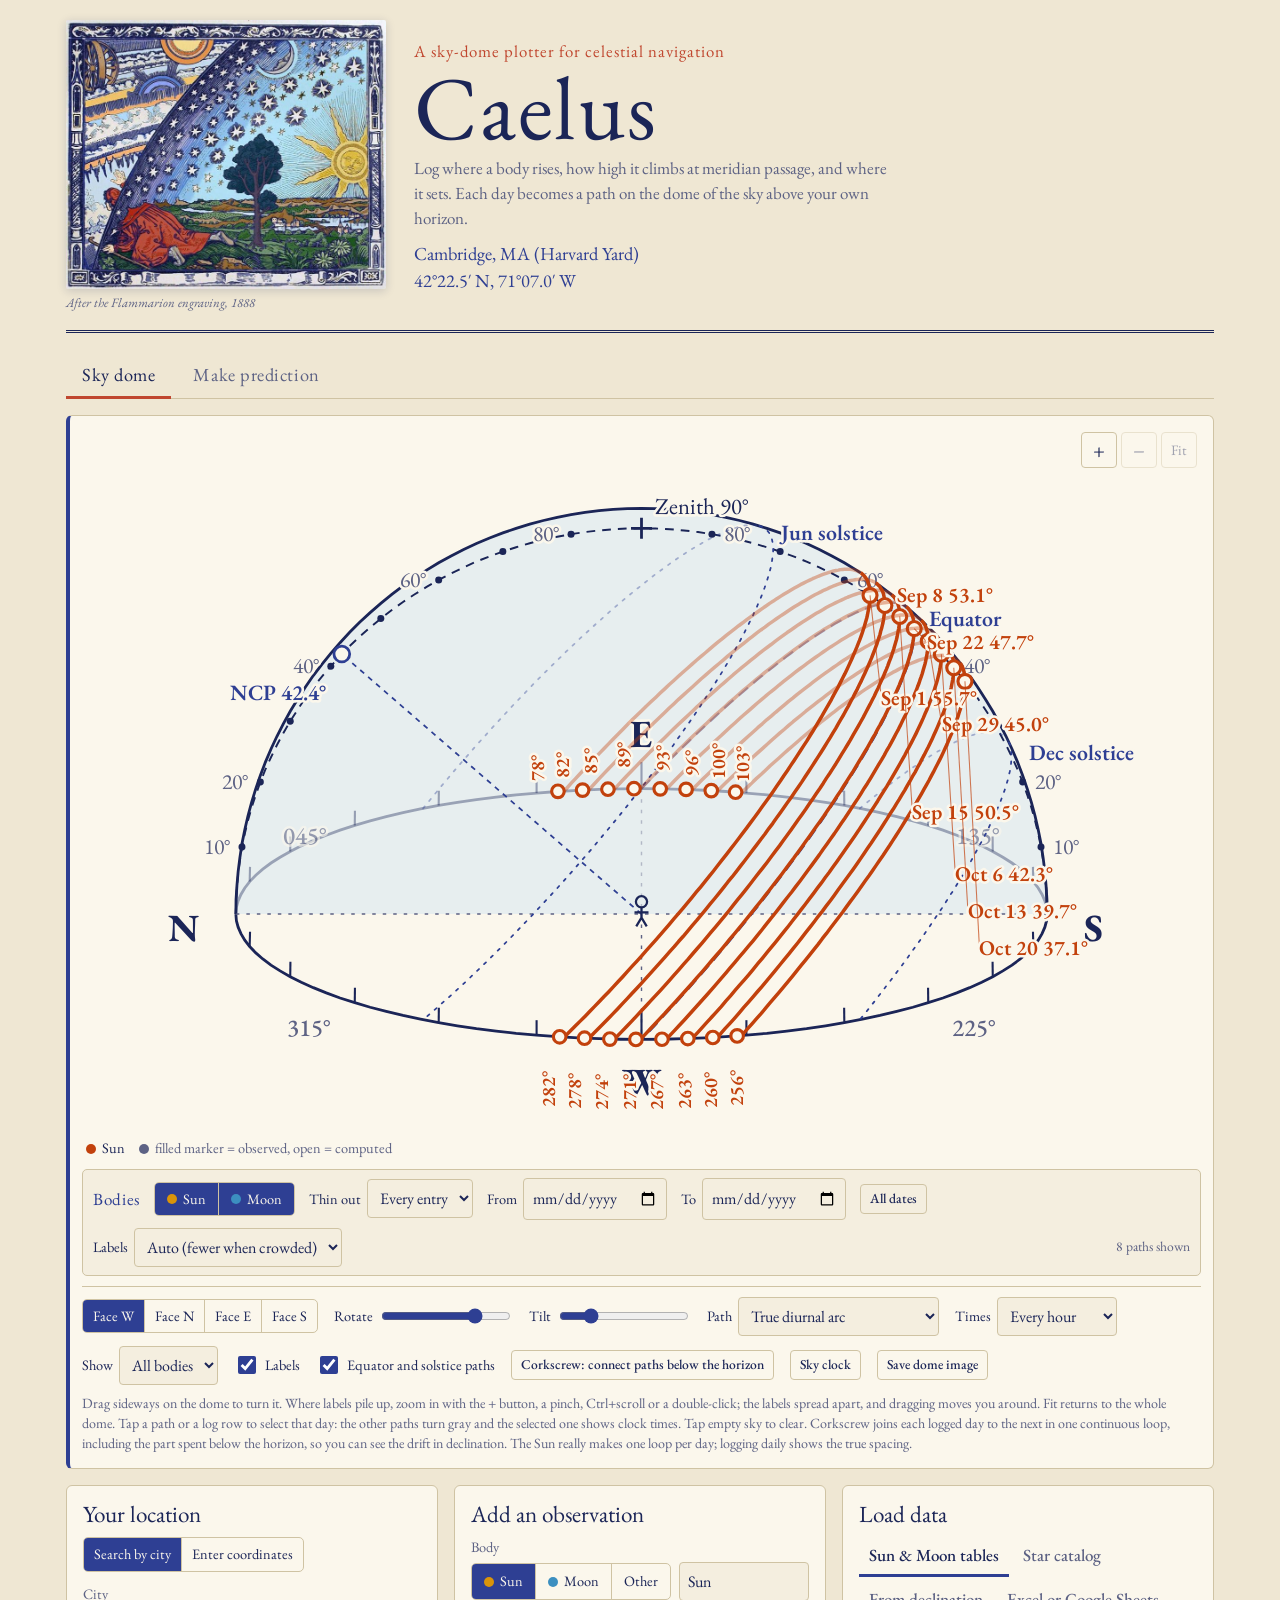
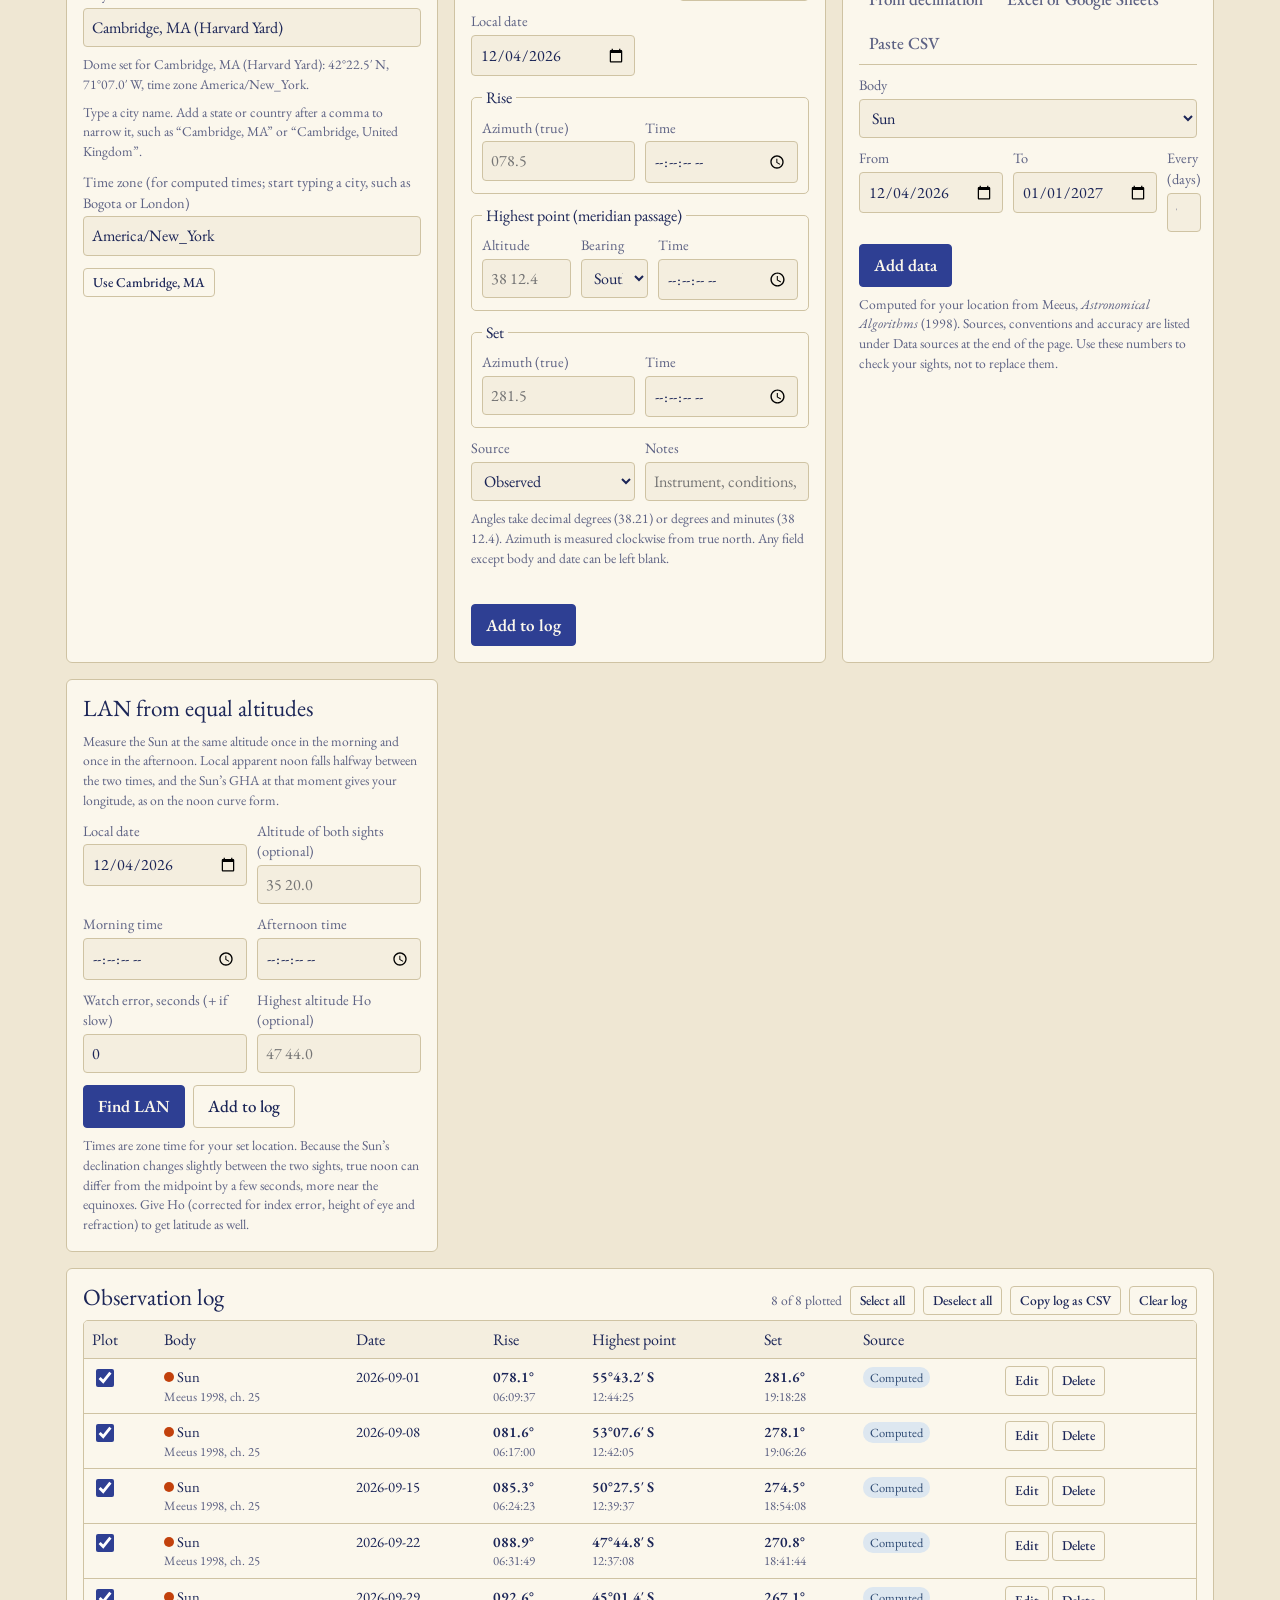
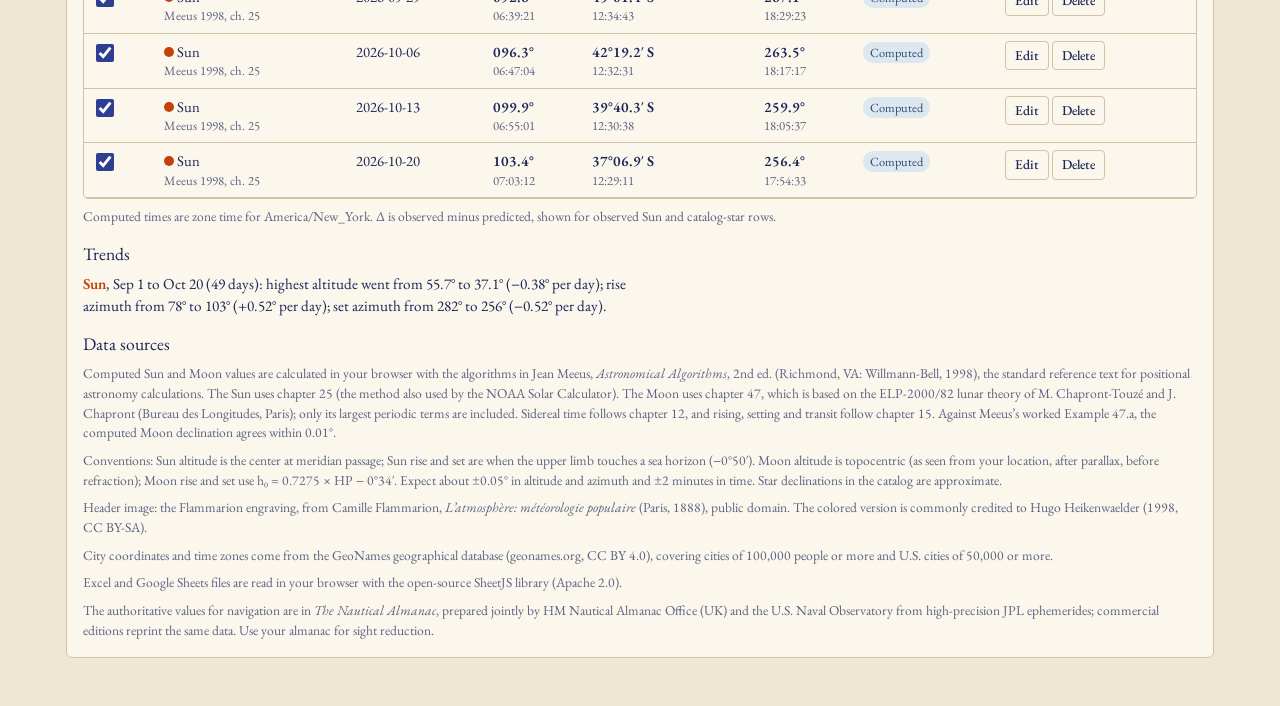
<file: index.html>
<!doctype html>
<html lang="en">
<head>
<meta charset="utf-8">
<meta name="viewport" content="width=device-width, initial-scale=1, viewport-fit=cover">
<title>Caelus · Sky Dome Plotter</title>
<link rel="preconnect" href="https://fonts.googleapis.com">
<link rel="preconnect" href="https://fonts.gstatic.com" crossorigin>
<link href="https://fonts.googleapis.com/css2?family=EB+Garamond:ital,wght@0,400;0,500;0,600;0,700;1,400&family=IM+Fell+English:ital@0;1&family=IM+Fell+English+SC&display=swap" rel="stylesheet">
<link rel="stylesheet" href="style.css">
</head>
<body>
<div class="wrap">
<header class="top">
  <figure class="plate">
    <img src="flammarion.jpg" alt="Colored Flammarion engraving: a traveler kneels at the edge of the world and pushes his head through the starry dome of the sky, beneath the Sun and Moon" width="720" height="605">
    <figcaption>After the Flammarion engraving, 1888</figcaption>
  </figure>
  <div>
    <p class="eyebrow">A sky-dome plotter for celestial navigation</p>
    <h1>Caelus</h1>
    <p class="lede">Log where a body rises, how high it climbs at meridian passage, and where it sets. Each day becomes a path on the dome of the sky above your own horizon.</p>
    <div class="locline" id="locLine"></div>
  </div>
</header>
<nav class="pagetabs" role="tablist" aria-label="Sections">
  <button type="button" role="tab" id="tabDome" aria-selected="true">Sky dome</button>
  <button type="button" role="tab" id="tabPredict" aria-selected="false">Make prediction</button>
</nav>
<div id="pageDome">
<div class="layout">
  <section class="card dome-card" aria-label="Sky dome">
    <div class="dome-box"><div class="svg-wrap" id="svgWrap"><svg id="dome" viewBox="0 0 640 400" role="img" aria-label="Sky dome showing logged rise, culmination and set points"></svg></div><div class="zoombar"><span id="zLbl"></span><button type="button" id="zIn" aria-label="Zoom in">+</button><button type="button" id="zOut" aria-label="Zoom out">−</button><button type="button" id="zFit">Fit</button></div></div>
    <div class="legend" id="legend"></div>
    <div class="declutter" id="declutter">
      <span class="dlab">Bodies</span>
      <div class="seg" role="group" aria-label="Turn the Sun or Moon paths on or off">
        <button type="button" id="togSun" aria-pressed="true"><i class="dot" style="background:#d9940a"></i>Sun</button>
        <button type="button" id="togMoon" aria-pressed="true"><i class="dot" style="background:#3c8fc0"></i>Moon</button>
      </div>
      <label class="inline">Thin out <select id="thin" style="width:auto"><option value="1">Every entry</option><option value="2">Every 2nd</option><option value="3">Every 3rd</option><option value="5">Every 5th</option><option value="7">Every 7th</option><option value="10">Every 10th</option></select></label>
      <label class="inline">From <input type="date" id="rngFrom" style="width:auto"></label>
      <label class="inline">To <input type="date" id="rngTo" style="width:auto"></label>
      <button type="button" class="btn ghost small" id="rngClear">All dates</button>
      <label class="inline">Labels <select id="labelMode" style="width:auto"><option value="auto">Auto (fewer when crowded)</option><option value="all">All</option><option value="sel">Selected path only</option></select></label>
      <span id="countInfo" aria-live="polite"></span>
    </div>
    <div class="controls">
      <div class="seg" role="group" aria-label="Facing">
        <button data-phi="270">Face W</button><button data-phi="0">Face N</button><button data-phi="90">Face E</button><button data-phi="180">Face S</button>
      </div>
      <label class="inline">Rotate <input type="range" id="phi" min="0" max="359"></label>
      <label class="inline">Tilt <input type="range" id="tilt" min="3" max="75"></label>
      <label class="inline">Path
        <select id="style" style="width:auto"><option value="arc">True diurnal arc</option><option value="lines">Straight lines (journal style)</option></select>
      </label>
      <label class="inline">Times <select id="times" style="width:auto"><option value="0">Off</option><option value="30">Every 30 min</option><option value="60">Every hour</option><option value="120">Every 2 hours</option></select></label>
      <label class="inline">Show <select id="filter" style="width:auto"></select></label>
      <label class="inline"><input type="checkbox" id="labels"> Labels</label>
      <label class="inline"><input type="checkbox" id="refs"> Equator and solstice paths</label>
      <button type="button" class="btn ghost small" id="screw" aria-pressed="false">Corkscrew: connect paths below the horizon</button>
      <button type="button" class="btn ghost small" id="clockToggle" aria-pressed="false">Sky clock</button>
      <button type="button" class="btn ghost small" id="saveImg">Save dome image</button>
    </div>
    <div id="clockPanel" class="clockpanel" hidden>
      <button type="button" class="btn small" id="clockPlay">Play</button>
      <label class="inline">Date <input type="date" id="clockDate" style="width:auto"></label>
      <label class="inline">Time <input type="range" id="clockTime" min="0" max="1439" step="1" style="width:190px"> <span id="clockTimeLbl" class="v"></span></label>
      <label class="inline">Play <select id="clockMode" style="width:auto"><option value="day">through the day</option><option value="year">day by day, same clock time</option></select></label>
      <label class="inline">Speed <select id="clockSpeed" style="width:auto"><option value="0.4">slow</option><option value="1" selected>normal</option><option value="3">fast</option></select></label>
      <p class="hint" id="clockRead" style="color:var(--ink);flex-basis:100%;margin:0"></p>
    </div>
    <p class="hint" id="selInfo" style="color:var(--ink);font-size:.95rem"></p>
    <p class="hint">Drag sideways on the dome to turn it. Where labels pile up, zoom in with the + button, a pinch, Ctrl+scroll or a double-click; the labels spread apart, and dragging moves you around. Fit returns to the whole dome. Tap a path or a log row to select that day: the other paths turn gray and the selected one shows clock times. Tap empty sky to clear. Corkscrew joins each logged day to the next in one continuous loop, including the part spent below the horizon, so you can see the drift in declination. The Sun really makes one loop per day; logging daily shows the true spacing.</p>
  </section>

  <div class="inputs">
    <section class="card">
      <h2>Your location</h2>
      <div class="seg" role="group" aria-label="How to set your location" style="margin-bottom:12px"><button type="button" data-mode="city">Search by city</button><button type="button" data-mode="coords">Enter coordinates</button></div>
      <div id="cityPane">
        <label>City <input id="citySearch" placeholder="Cambridge, Medellín, Tokyo…" autocomplete="off" role="combobox" aria-autocomplete="list" aria-expanded="false" aria-controls="cityResults"></label>
        <ul id="cityResults" class="results" role="listbox" hidden></ul>
        <p class="note" id="cityPicked"></p>
        <p class="note">Type a city name. Add a state or country after a comma to narrow it, such as “Cambridge, MA” or “Cambridge, United Kingdom”.</p>
      </div>
      <div id="coordPane" hidden>
      <label>Place name <input id="locName"></label>
      <div class="grid3" style="margin-top:10px">
        <label>Latitude deg <input id="latD" inputmode="numeric"></label>
        <label>min <input id="latM" inputmode="decimal"></label>
        <label>&nbsp;<select id="latH"><option>N</option><option>S</option></select></label>
      </div>
      <div class="grid3" style="margin-top:10px">
        <label>Longitude deg <input id="lonD" inputmode="numeric"></label>
        <label>min <input id="lonM" inputmode="decimal"></label>
        <label>&nbsp;<select id="lonH"><option>W</option><option>E</option></select></label>
      </div>
      </div>
      <label style="margin-top:10px">Time zone (for computed times; start typing a city, such as Bogota or London)
        <input id="tz" list="tzList" autocomplete="off">
        <datalist id="tzList"><option value="America/New_York"><option value="America/Chicago"><option value="America/Denver"><option value="America/Los_Angeles"><option value="America/Bogota"><option value="UTC"></datalist>
      </label>
      <div class="row"><button class="btn ghost small" id="presetCam">Use Cambridge, MA</button></div>
      <p class="err" id="locErr"></p>
    </section>

    <section class="card">
      <h2 id="formTitle">Add an observation</h2>
      <form id="obsForm" autocomplete="off">
        <span class="flabel">Body</span>
        <div class="bodyrow">
          <div class="seg" role="group" aria-label="Body"><button type="button" data-body="Sun"><i class="dot" style="background:#d9940a"></i>Sun</button><button type="button" data-body="Moon"><i class="dot" style="background:#3c8fc0"></i>Moon</button><button type="button" data-body="">Other</button></div>
          <input id="fBody" list="bodyList" value="Sun" aria-label="Body name">
        </div>
        <div class="grid2" style="margin-top:10px">
          <label>Local date <input id="fDate" type="date"></label>
        </div>
        <datalist id="bodyList"><option value="Sun"><option value="Moon"><option value="Venus"><option value="Mars"><option value="Jupiter"><option value="Saturn"></datalist>
        <fieldset><legend>Rise</legend>
          <div class="grid2"><label>Azimuth (true) <input id="fRiseAz" placeholder="078.5" inputmode="decimal"></label><label>Time <input id="fRiseT" type="time" step="1"></label></div>
        </fieldset>
        <fieldset><legend>Highest point (meridian passage)</legend>
          <div class="grid3">
            <label>Altitude <input id="fAlt" placeholder="38 12.4" inputmode="decimal"></label>
            <label>Bearing <select id="fCulm"><option value="S">South (180°)</option><option value="N">North (000°)</option></select></label>
            <label>Time <input id="fLanT" type="time" step="1"></label>
          </div>
        </fieldset>
        <fieldset><legend>Set</legend>
          <div class="grid2"><label>Azimuth (true) <input id="fSetAz" placeholder="281.5" inputmode="decimal"></label><label>Time <input id="fSetT" type="time" step="1"></label></div>
        </fieldset>
        <div class="grid2" style="margin-top:10px">
          <label>Source <select id="fSrc"><option value="observed">Observed</option><option value="computed">Computed / looked up</option></select></label>
          <label>Notes <input id="fNotes" placeholder="Instrument, conditions, horizon"></label>
        </div>
        <p class="note">Angles take decimal degrees (38.21) or degrees and minutes (38 12.4). Azimuth is measured clockwise from true north. Any field except body and date can be left blank.</p>
        <p class="err" id="formErr"></p>
        <div class="row"><button class="btn" type="submit" id="saveBtn">Add to log</button><button class="btn ghost" type="button" id="cancelEdit" hidden>Cancel edit</button></div>
      </form>
    </section>

    <section class="card">
      <h2>Load data</h2>
      <div class="tabs" role="tablist">
        <button role="tab" data-tab="sun" aria-selected="true">Sun &amp; Moon tables</button>
        <button role="tab" data-tab="star" aria-selected="false">Star catalog</button>
        <button role="tab" data-tab="dec" aria-selected="false">From declination</button>
        <button role="tab" data-tab="sheet" aria-selected="false">Excel or Google Sheets</button>
        <button role="tab" data-tab="csv" aria-selected="false">Paste CSV</button>
      </div>
      <div class="panel" data-panel="sun">
        <label style="margin-bottom:10px">Body <select id="sBody"><option value="sun">Sun</option><option value="moon">Moon</option><option value="both">Sun and Moon</option></select></label>
        <div class="grid3">
          <label>From <input type="date" id="sFrom"></label>
          <label>To <input type="date" id="sTo"></label>
          <label>Every (days) <input type="number" id="sStep" min="1" max="60" value="7"></label>
        </div>
        <div class="row"><button class="btn" id="genSun">Add data</button></div>
        <p class="note">Computed for your location from Meeus, <cite>Astronomical Algorithms</cite> (1998). Sources, conventions and accuracy are listed under Data sources at the end of the page. Use these numbers to check your sights, not to replace them.</p>
      </div>
      <div class="panel" data-panel="star" hidden>
        <div class="grid2"><label>Star <select id="starSel"></select></label><label>Date to log <input type="date" id="starDate"></label></div>
        <div class="row"><button class="btn" id="addStar">Add star</button></div>
        <p class="note">A star’s rise azimuth and highest altitude depend only on its declination and your latitude, so they repeat every night. Declinations are approximate for 2026; check them against your Nautical Almanac.</p>
      </div>
      <div class="panel" data-panel="dec" hidden>
        <div class="grid3">
          <label>Body <input id="dBody" list="bodyList" placeholder="Venus"></label>
          <label>Declination <input id="dDec" placeholder="12 34.5" inputmode="decimal"></label>
          <label>&nbsp;<select id="dHem"><option>N</option><option>S</option></select></label>
        </div>
        <div class="grid2" style="margin-top:10px"><label>Date to log <input type="date" id="dDate"></label></div>
        <div class="row"><button class="btn" id="addDec">Add computed path</button></div>
        <p class="note">For the Moon or a planet, take the declination from the daily pages of your Nautical Almanac for the date. Results use standard refraction (−0°34′) at the horizon.</p>
      </div>
      <div class="panel" data-panel="csv" hidden>
        <textarea id="csvIn" placeholder="body,date,rise_time,rise_az,lan_time,max_alt,culm,set_time,set_az,source,notes&#10;Sun,2026-09-01,06:13:00,78.0,12:56:00,55.9,S,19:37:00,282.0,observed,Weld Boathouse"></textarea>
        <div class="row"><button class="btn" id="importCsv">Import rows</button><label class="inline" style="color:var(--ink)">or file <input type="file" id="csvFile" accept=".csv,text/csv,text/plain" style="width:auto;background:none;border:0"></label></div>
        <p class="note">Columns: body, date (YYYY-MM-DD), rise_time, rise_az, lan_time, max_alt, culm (S or N), set_time, set_az, source (observed or computed), notes. A header row is optional and blank cells are fine.</p>
        <p class="err" id="csvErr"></p>
      </div>
      <div class="panel" data-panel="sheet" hidden>
        <label>Excel, Google Sheets or CSV file <input type="file" id="shFile" accept=".xlsx,.xls,.xlsm,.ods,.csv,.tsv,.txt" style="background:none;border:0;padding-left:0"></label>
        <label style="margin-top:8px">or paste cells copied from Google Sheets or Excel <textarea id="shPaste" placeholder="Select the cells (with the header row) in Google Sheets or Excel, copy, and paste here"></textarea></label>
        <div class="row"><button class="btn ghost" type="button" id="shRead">Read pasted cells</button></div>
        <div id="shMap"></div>
        <p class="note">For a Google Sheet, copy the cells and paste them above, or choose File → Download → Microsoft Excel (.xlsx) and pick that file. Your columns can have any names and any order; Caelus guesses which is which, and you can correct it before importing. Files are read in your browser and never uploaded.</p>
      </div>
    </section>

    <section class="card" id="lanCard">
      <h2>LAN from equal altitudes</h2>
      <p class="note" style="margin-top:0">Measure the Sun at the same altitude once in the morning and once in the afternoon. Local apparent noon falls halfway between the two times, and the Sun’s GHA at that moment gives your longitude, as on the noon curve form.</p>
      <div class="grid2" style="margin-top:10px"><label>Local date <input type="date" id="eDate"></label><label>Altitude of both sights (optional) <input id="eAlt" placeholder="35 20.0" inputmode="decimal"></label></div>
      <div class="grid2" style="margin-top:10px"><label>Morning time <input type="time" step="1" id="eAM"></label><label>Afternoon time <input type="time" step="1" id="ePM"></label></div>
      <div class="grid2" style="margin-top:10px"><label>Watch error, seconds (+ if slow) <input id="eWE" value="0" inputmode="numeric"></label><label>Highest altitude Ho (optional) <input id="eHo" placeholder="47 44.0" inputmode="decimal"></label></div>
      <div class="row"><button class="btn" type="button" id="eCalc">Find LAN</button><button class="btn ghost" type="button" id="eAdd" disabled>Add to log</button></div>
      <div id="eOut"></div>
      <p class="note">Times are zone time for your set location. Because the Sun’s declination changes slightly between the two sights, true noon can differ from the midpoint by a few seconds, more near the equinoxes. Give Ho (corrected for index error, height of eye and refraction) to get latitude as well.</p>
    </section>
  </div>

  <section class="card log-card">
    <div style="display:flex;justify-content:space-between;align-items:baseline;gap:10px;flex-wrap:wrap">
      <h2>Observation log</h2>
      <div class="row" style="margin:0;align-items:center"><span class="muted" id="plotCount" style="font-size:.85rem"></span><button class="btn ghost small" id="selAll" type="button">Select all</button><button class="btn ghost small" id="deselAll" type="button">Deselect all</button><button class="btn ghost small" id="copyCsv">Copy log as CSV</button><button class="btn ghost small" id="clearAll">Clear log</button></div>
    </div>
    <div class="table-wrap"><table>
      <thead><tr><th>Plot</th><th>Body</th><th>Date</th><th>Rise</th><th>Highest point</th><th>Set</th><th>Source</th><th></th></tr></thead>
      <tbody id="tbody"></tbody>
    </table></div>
    <textarea id="csvOut" hidden readonly style="margin-top:10px"></textarea>
    <p class="note" id="tzNote"></p>
    <div class="trends" id="trends"></div>
    <div class="sources" id="sources">
      <h3>Data sources</h3>
      <p class="note">Computed Sun and Moon values are calculated in your browser with the algorithms in Jean Meeus, <cite>Astronomical Algorithms</cite>, 2nd ed. (Richmond, VA: Willmann-Bell, 1998), the standard reference text for positional astronomy calculations. The Sun uses chapter 25 (the method also used by the NOAA Solar Calculator). The Moon uses chapter 47, which is based on the ELP-2000/82 lunar theory of M. Chapront-Touzé and J. Chapront (Bureau des Longitudes, Paris); only its largest periodic terms are included. Sidereal time follows chapter 12, and rising, setting and transit follow chapter 15. Against Meeus’s worked Example 47.a, the computed Moon declination agrees within 0.01°.</p>
      <p class="note">Conventions: Sun altitude is the center at meridian passage; Sun rise and set are when the upper limb touches a sea horizon (−0°50′). Moon altitude is topocentric (as seen from your location, after parallax, before refraction); Moon rise and set use h₀ = 0.7275 × HP − 0°34′. Expect about ±0.05° in altitude and azimuth and ±2 minutes in time. Star declinations in the catalog are approximate.</p>
      <p class="note">Header image: the Flammarion engraving, from Camille Flammarion, <cite>L’atmosphère: météorologie populaire</cite> (Paris, 1888), public domain. The colored version is commonly credited to Hugo Heikenwaelder (1998, CC BY-SA).</p>
      <p class="note">City coordinates and time zones come from the GeoNames geographical database (geonames.org, CC BY 4.0), covering cities of 100,000 people or more and U.S. cities of 50,000 or more.</p>
      <p class="note">Excel and Google Sheets files are read in your browser with the open-source SheetJS library (Apache 2.0).</p>
      <p class="note">The authoritative values for navigation are in <cite>The Nautical Almanac</cite>, prepared jointly by HM Nautical Almanac Office (UK) and the U.S. Naval Observatory from high-precision JPL ephemerides; commercial editions reprint the same data. Use your almanac for sight reduction.</p>
    </div>
  </section>
</div>
</div><!-- /pageDome -->
<div id="pagePredict" class="pagepanel" role="tabpanel" aria-labelledby="tabPredict" hidden>
  <section class="card pred-card" aria-label="Make a prediction">
    <h2>Make prediction</h2>
    <div class="seg" role="group" aria-label="What to predict" style="margin-bottom:10px">
      <button type="button" id="pmSun" aria-pressed="true"><i class="dot" style="background:#d9940a"></i>Sun</button><button type="button" id="pmMoon" aria-pressed="false"><i class="dot" style="background:#3c8fc0"></i>Moon and tides</button>
    </div>
    <p class="hint" id="pIntro" style="margin-top:0;color:var(--ink)"></p>
    <div class="pbar">
      <span id="pLoc" class="locline" style="margin:0"></span>
      <button type="button" class="btn ghost small" id="pChangeLoc">Change location</button>
      <span id="pDateBox" style="display:contents"><label class="inline">Date <input type="date" id="pDate"></label>
      <button type="button" class="btn ghost small" id="pRandom">Random date</button></span>
    </div>
    <div id="pScenario" class="pscenario" hidden></div>
    <div class="dome-box"><div class="svg-wrap" id="pWrap"><svg id="pdome" viewBox="0 0 640 420" role="img" aria-label="Sky globe with a person at the center. Click to place your pin."></svg></div></div>
    <p class="hint" id="pHover" aria-hidden="true" style="min-height:1.4em;margin:4px 0"></p>
    <div class="controls">
      <div class="seg" role="group" aria-label="Which side of the dome faces you">
        <button type="button" data-pphi="0">Face N</button><button type="button" data-pphi="90">Face E</button><button type="button" data-pphi="180">Face S</button><button type="button" data-pphi="270">Face W</button>
      </div>
      <label class="inline">Tilt <input type="range" id="pTilt" min="5" max="70" style="width:140px"></label>
      <label class="inline"><input type="checkbox" id="pHint" style="width:auto"> Hint: show the north–south line</label>
    </div>
    <p class="hint" id="pStatus" style="color:var(--ink);font-size:1rem" aria-live="polite"></p>
    <div class="pbar">
      <label class="inline">Azimuth <input id="pAz" inputmode="decimal" placeholder="0–360" style="width:6.5em"></label>
      <label class="inline">Altitude <input id="pAlt" inputmode="decimal" placeholder="0–90" style="width:6.5em"></label>
      <button type="button" class="btn ghost" id="pBelow" hidden>The Moon is under my feet</button>
      <button type="button" class="btn" id="pCheck" disabled>Check my prediction</button>
      <button type="button" class="btn" id="pAgain" hidden>Try again</button>
    </div>
    <div id="pResult" aria-live="polite"></div>
    <div class="pbar" id="pPrintBar" hidden>
      <button type="button" class="btn" id="pPrint">Print prediction</button>
      <button type="button" class="btn ghost" id="pSaveImg">Save as image</button>
      <span class="muted" style="font-size:.85rem">A labelled one-page report with the figure, key, numbers and explanation.</span>
    </div>
  </section>
  <section class="card phist" style="margin-top:16px">
    <div style="display:flex;justify-content:space-between;align-items:baseline;gap:10px;flex-wrap:wrap"><h2>Your guesses</h2><button type="button" class="btn ghost small" id="pClear">Clear history</button></div>
    <div id="pHist"></div>
  </section>
</div>
</div>
<div id="reportOverlay" class="rpOverlay" role="dialog" aria-modal="true" aria-label="Prediction report" hidden>
  <div class="rpBar"><button type="button" class="btn" id="rpPrint">Print</button><button type="button" class="btn ghost" id="rpSave">Save image</button><button type="button" class="btn ghost" id="rpClose">Close</button></div>
  <p class="hint" id="rpMsg" style="margin:8px 0;color:var(--ink)"></p>
  <div class="rpBody"><img id="rpImg" alt="Prediction report" hidden><div id="rpSvg"></div></div>
</div>
<div id="printSheet" aria-hidden="true"></div>
<div id="toast" role="status"><span id="toastMsg"></span><button id="undoBtn">Undo</button></div>

<script src="cities.js"></script>
<script src="app.js"></script>
</body>
</html>
</file>
<file: style.css>
:root{
  --bg:#efe7d3; --card:#fbf7ec; --ink:#1b2557; --muted:#5d6284; --line:#cfc3a3; --soft:#f4eedf; --sky:#e3edf1;
  --accent:#2e3f93; --accent-ink:#fbf7ec; --sel:#e2e6f4; --dome:#1b2557; --ref:#2e3f93; --obsbg:#e4ecd6; --obsink:#46602b; --calcbg:#dde7f0; --calcink:#2e4a73; --robe:#c0472f; --sun:#c2410c; --moon:#0b7285;
  --sans:"EB Garamond",Garamond,"Iowan Old Style",Georgia,serif;
  --cond:"EB Garamond",Garamond,"Iowan Old Style",Georgia,serif;
  --display:"IM Fell English","EB Garamond",Garamond,Georgia,serif;
  --sc:"IM Fell English SC","EB Garamond",Garamond,Georgia,serif;
  color-scheme:light;
}
@media (prefers-color-scheme: dark){
  :root:not([data-theme="light"]){
    --bg:#0d1230; --card:#151c45; --ink:#f2ead6; --muted:#a9aecb; --line:#2c3672; --soft:#1a2252; --sky:#1b2559;
    --accent:#b7d2dd; --accent-ink:#0d1230; --sel:#26306a; --dome:#e9e1cb; --ref:#b7d2dd; --obsbg:#24361f; --obsink:#b9d79a; --calcbg:#1f2c55; --calcink:#b7d2dd; --robe:#e0775c; --sun:#ffb020; --moon:#5fd3f0;
    color-scheme:dark;
  }
}
:root[data-theme="dark"]{
  --bg:#0d1230; --card:#151c45; --ink:#f2ead6; --muted:#a9aecb; --line:#2c3672; --soft:#1a2252; --sky:#1b2559;
    --accent:#b7d2dd; --accent-ink:#0d1230; --sel:#26306a; --dome:#e9e1cb; --ref:#b7d2dd; --obsbg:#24361f; --obsink:#b9d79a; --calcbg:#1f2c55; --calcink:#b7d2dd; --robe:#e0775c; --sun:#ffb020; --moon:#5fd3f0;
  color-scheme:dark;
}
:root{box-sizing:border-box;padding-top:env(safe-area-inset-top,0px);padding-bottom:env(safe-area-inset-bottom,0px);}
html{scroll-padding-top:env(safe-area-inset-top,0px);}
*,*::before,*::after{box-sizing:inherit}
body{margin:0;background:var(--bg);color:var(--ink);font-family:var(--sans);font-size:17px;line-height:1.45;font-variant-numeric:tabular-nums lining-nums;}
.wrap{max-width:1180px;margin:0 auto;padding:20px 16px 48px}
header.top{display:grid;grid-template-columns:minmax(0,320px) minmax(0,1fr);gap:28px;align-items:center;margin-bottom:20px;border-bottom:3px double var(--ink);padding-bottom:18px}
.plate{margin:0}
.plate img{display:block;width:100%;height:auto;border-radius:2px;box-shadow:0 2px 10px rgba(27,37,87,.18)}
.plate figcaption{font-size:.8rem;font-style:italic;color:var(--muted);margin-top:5px}
.eyebrow{font-family:var(--sc);color:var(--robe);letter-spacing:.06em;font-size:1.05rem;margin:0 0 2px}
@media(max-width:700px){header.top{grid-template-columns:minmax(0,1fr);gap:14px}.plate{max-width:440px}}
h1{font-family:var(--display);font-weight:400;font-size:clamp(3.2rem,9vw,5.6rem);line-height:.95;margin:0;letter-spacing:.02em}
.lede{margin:.4rem 0 0;color:var(--muted);max-width:60ch}
.locline{font-family:var(--sc);font-size:1.15rem;color:var(--accent);margin-top:10px}
h2{font-family:var(--display);font-weight:400;font-size:1.45rem;margin:0 0 10px;line-height:1.1}
h3{font-family:var(--display);font-weight:400;font-size:1.1rem;margin:14px 0 6px}
.layout{display:grid;gap:16px;grid-template-columns:minmax(0,1fr)}
.layout>*{min-width:0}
.inputs{display:grid;gap:16px;align-content:start;grid-template-columns:minmax(0,1fr)}
.inputs>*{min-width:0}
@media(min-width:700px){.inputs{grid-template-columns:repeat(2,minmax(0,1fr))}}
@media(min-width:1050px){.inputs{grid-template-columns:repeat(3,minmax(0,1fr))}}
.card{background:var(--card);border:1px solid var(--line);border-radius:6px;padding:16px}
.dome-card{padding:12px 12px 14px;border-left:4px solid var(--accent)}
.svg-wrap{width:100%;overflow:hidden;touch-action:pan-y;cursor:grab;user-select:none;-webkit-user-select:none}
.svg-wrap:active{cursor:grabbing}
.dome-box{position:relative}
.zoombar{position:absolute;top:4px;right:4px;display:flex;gap:4px;align-items:center}
.zoombar button{min-width:36px;height:36px;border:1px solid var(--line);background:var(--card);color:var(--ink);border-radius:4px;font:inherit;font-size:20px;line-height:1;cursor:pointer;padding:0 8px}
.zoombar #zFit{font-size:.9rem}
.zoombar button:disabled{opacity:.4;cursor:default}
#zLbl{font-size:.8rem;color:var(--muted)}
.svg-wrap.zoomed{touch-action:none;cursor:move}
.clockpanel{display:flex;flex-wrap:wrap;gap:8px 16px;align-items:center;margin-top:10px;padding:10px;border:1px solid var(--line);border-radius:5px;background:var(--soft)}
.clockpanel[hidden]{display:none}
#clockToggle[aria-pressed="true"]{background:var(--accent);color:var(--accent-ink);border-color:var(--accent)}
.lantab{min-width:0;width:100%;margin-top:12px;font-size:.95rem}
.lantab tr{cursor:default}
.mapgrid{display:grid;grid-template-columns:repeat(2,minmax(0,1fr));gap:8px 10px;margin-top:10px}
.prevwrap{overflow-x:auto;margin-top:10px;border:1px solid var(--line);border-radius:4px}
.prev{min-width:0;font-size:.85rem}
.prev td,.prev th{white-space:nowrap;padding:4px 6px}
.prev tr{cursor:default}
.lantab td{padding:5px 6px}
.lantab td:last-child{text-align:right;white-space:nowrap}
svg{display:block;width:100%;height:auto}
#dome{max-height:84vh}
.muted{color:var(--muted)}
.hint{font-size:.88rem;color:var(--muted);margin:8px 0 0}
.legend{display:flex;flex-wrap:wrap;gap:6px 14px;font-size:.9rem;margin:4px 4px 10px}
.pagetabs{display:flex;gap:6px;margin:0 0 16px;border-bottom:1px solid var(--line)}
.pagetabs button{background:none;border:0;border-bottom:3px solid transparent;padding:8px 16px;margin-bottom:-1px;font-family:var(--sc);font-size:1.15rem;letter-spacing:.03em;color:var(--muted);cursor:pointer}
.pagetabs button[aria-selected="true"]{color:var(--ink);border-bottom-color:var(--robe)}
.pagepanel[hidden]{display:none}
.rpOverlay{position:fixed;inset:0;z-index:15;background:var(--bg);overflow:auto;padding:calc(12px + env(safe-area-inset-top,0px)) 14px calc(24px + env(safe-area-inset-bottom,0px))}
.rpBar{display:flex;gap:8px;flex-wrap:wrap;position:sticky;top:0;background:var(--bg);padding:6px 0;z-index:1}
.rpBody{max-width:900px;margin:0 auto}
.rpBody img{display:block;width:100%;height:auto;background:#fff;border:1px solid var(--line);-webkit-touch-callout:default;-webkit-user-select:auto;user-select:auto}
#rpSvg svg{width:100%;height:auto;background:#fff;border:1px solid var(--line)}
#printSheet{display:none}
@page{margin:.4in}
@media print{html.printing body>*{display:none!important}html.printing body>#printSheet{display:block!important}html.printing,html.printing body{background:#fff!important}}
.pscenario{padding:10px 14px;margin:8px 0;border:1px solid var(--line);border-left:4px solid #3c8fc0;border-radius:6px;background:var(--soft)}
[hidden]{display:none!important}
.pred-card{border-left:4px solid var(--robe)}
.pbar{display:flex;flex-wrap:wrap;gap:8px 16px;align-items:center;margin:8px 0}
.pbar label.inline input{width:auto}
#pWrap{cursor:crosshair}
#pdome{max-height:78vh}
.pbig{font-family:var(--display);font-size:1.35rem;margin:.6rem 0 .2rem;line-height:1.15}
.presult{margin-top:10px;padding:12px 14px;border:1px solid var(--line);border-radius:6px;background:var(--soft)}
.presult table{margin-top:8px}
.presult td:last-child{text-align:left}
.phist td,.phist th{white-space:nowrap;padding:4px 8px;text-align:left}
.phist .ptab{overflow-x:auto}
.declutter{display:flex;flex-wrap:wrap;gap:8px 14px;align-items:center;margin:0 0 10px;padding:8px 10px;border:1px solid var(--line);border-radius:5px;background:var(--soft)}
.declutter .dlab{font-family:var(--sc);color:var(--accent);letter-spacing:.04em}
.declutter .seg button{display:inline-flex;align-items:center;gap:6px;padding:6px 12px}
#countInfo{font-size:.85rem;color:var(--muted);margin-left:auto}
.legend span{display:inline-flex;align-items:center;gap:6px}
.dot{width:10px;height:10px;border-radius:50%;display:inline-block;flex:none}
.controls{display:flex;flex-wrap:wrap;gap:10px 16px;align-items:center;border-top:1px solid var(--line);padding-top:10px}
.seg{display:inline-flex;border:1px solid var(--line);border-radius:5px;overflow:hidden}
.seg button{border:0;border-right:1px solid var(--line);border-radius:0;background:transparent;padding:6px 10px;color:var(--ink);font:inherit;font-size:.9rem;cursor:pointer}
.seg button:last-child{border-right:0}
.results{list-style:none;margin:4px 0 0;padding:0;border:1px solid var(--line);border-radius:4px;max-height:280px;overflow:auto;background:var(--card)}
.results li+li{border-top:1px solid var(--line)}
.results button{display:block;width:100%;text-align:left;background:none;border:0;padding:8px 10px;color:var(--ink);cursor:pointer;font:inherit}
.results button:hover,.results button:focus-visible{background:var(--sel);outline:none}
.results small{display:block;color:var(--muted);font-size:.82rem}
#screw[aria-pressed="true"]{background:var(--accent);color:var(--accent-ink);border-color:var(--accent)}
.seg button[data-body]{display:inline-flex;align-items:center;gap:6px;padding:7px 12px}
.flabel{font-size:.9rem;color:var(--muted);display:block;margin-bottom:4px}
.bodyrow{display:flex;gap:8px;flex-wrap:wrap;align-items:center}
.bodyrow input{flex:1;min-width:130px;width:auto}
.seg button[aria-pressed="true"]{background:var(--accent);color:var(--accent-ink)}
label{font-size:.9rem;color:var(--muted);display:flex;flex-direction:column;gap:3px}
label.inline{flex-direction:row;align-items:center;gap:6px;color:var(--ink)}
input,select,textarea{font:inherit;font-size:16px;color:var(--ink);background:var(--soft);border:1px solid var(--line);border-radius:4px;padding:7px 8px;min-width:0;width:100%}
input[type=checkbox]{width:18px;height:18px;accent-color:var(--accent)}
input[type=range]{padding:0;accent-color:var(--accent);background:transparent;border:0;width:130px}
textarea{min-height:110px;font-size:14px}
button{font:inherit}
.btn{background:var(--accent);color:var(--accent-ink);border:1px solid var(--accent);border-radius:4px;padding:8px 14px;font-weight:600;cursor:pointer}
.btn.ghost{background:transparent;color:var(--ink);border-color:var(--line);font-weight:500}
.btn.small{padding:4px 9px;font-size:.85rem}
:focus-visible{outline:2px solid var(--accent);outline-offset:2px}
.grid2{display:grid;grid-template-columns:1fr 1fr;gap:10px}
.grid3{display:grid;grid-template-columns:1.2fr .9fr 1fr;gap:10px}
fieldset{border:1px solid var(--line);border-radius:5px;padding:8px 10px 10px;margin:10px 0 0}
legend{font-family:var(--sc);font-weight:400;font-size:1rem;padding:0 4px;color:var(--ink)}
.row{display:flex;gap:8px;flex-wrap:wrap;align-items:center;margin-top:12px}
.err{color:#c0392b;font-size:.9rem;min-height:1.2em;margin:6px 0 0}
.tabs{display:flex;flex-wrap:wrap;gap:4px;border-bottom:1px solid var(--line);margin-bottom:10px}
.tabs button{background:none;border:0;border-bottom:3px solid transparent;padding:6px 10px;color:var(--muted);cursor:pointer;font-weight:500}
.tabs button[aria-selected="true"]{color:var(--ink);border-bottom-color:var(--accent)}
.panel[hidden]{display:none}
.note{font-size:.85rem;color:var(--muted);margin:8px 0 0}
.table-wrap{overflow-x:auto;border:1px solid var(--line);border-radius:5px}
table{border-collapse:collapse;width:100%;min-width:760px;font-size:.92rem}
th,td{padding:7px 8px;border-bottom:1px solid var(--line);text-align:left;vertical-align:top}
th{font-family:var(--sc);font-weight:400;font-size:1rem;background:var(--soft);position:sticky;top:0}
tr.sel td{background:var(--sel)}
tbody tr{cursor:pointer}
.v{font-weight:600}
.sub{display:block;font-size:.8rem;color:var(--muted)}
.tag{font-size:.78rem;padding:2px 7px;border-radius:10px;white-space:nowrap}
.tag.obs{background:var(--obsbg);color:var(--obsink)}
.tag.calc{background:var(--calcbg);color:var(--calcink)}
.empty{padding:22px;text-align:center;color:var(--muted)}
.trends{margin-top:12px;font-size:.95rem}
.trends p{margin:4px 0;max-width:80ch}
#toast{position:fixed;left:50%;transform:translateX(-50%);bottom:calc(16px + env(safe-area-inset-bottom,0px));background:var(--ink);color:var(--card);padding:10px 14px;border-radius:6px;display:none;gap:12px;align-items:center;z-index:20;font-size:.95rem}
#toast button{background:none;border:0;color:var(--card);text-decoration:underline;cursor:pointer;font-weight:600}
svg text{font-family:var(--cond);paint-order:stroke;stroke:var(--card);stroke-width:3px;stroke-linejoin:round}
@media(max-width:520px){.locline{text-align:left}.grid3{grid-template-columns:1fr 1fr}.grid3>:first-child{grid-column:1/-1}}
@media (prefers-reduced-motion: reduce){*{transition:none!important}}

/* dates and their labels on the dome: halo so they stay readable over lines */
#dome text{paint-order:stroke;stroke:var(--card);stroke-width:3px;stroke-linejoin:round}
</file>
